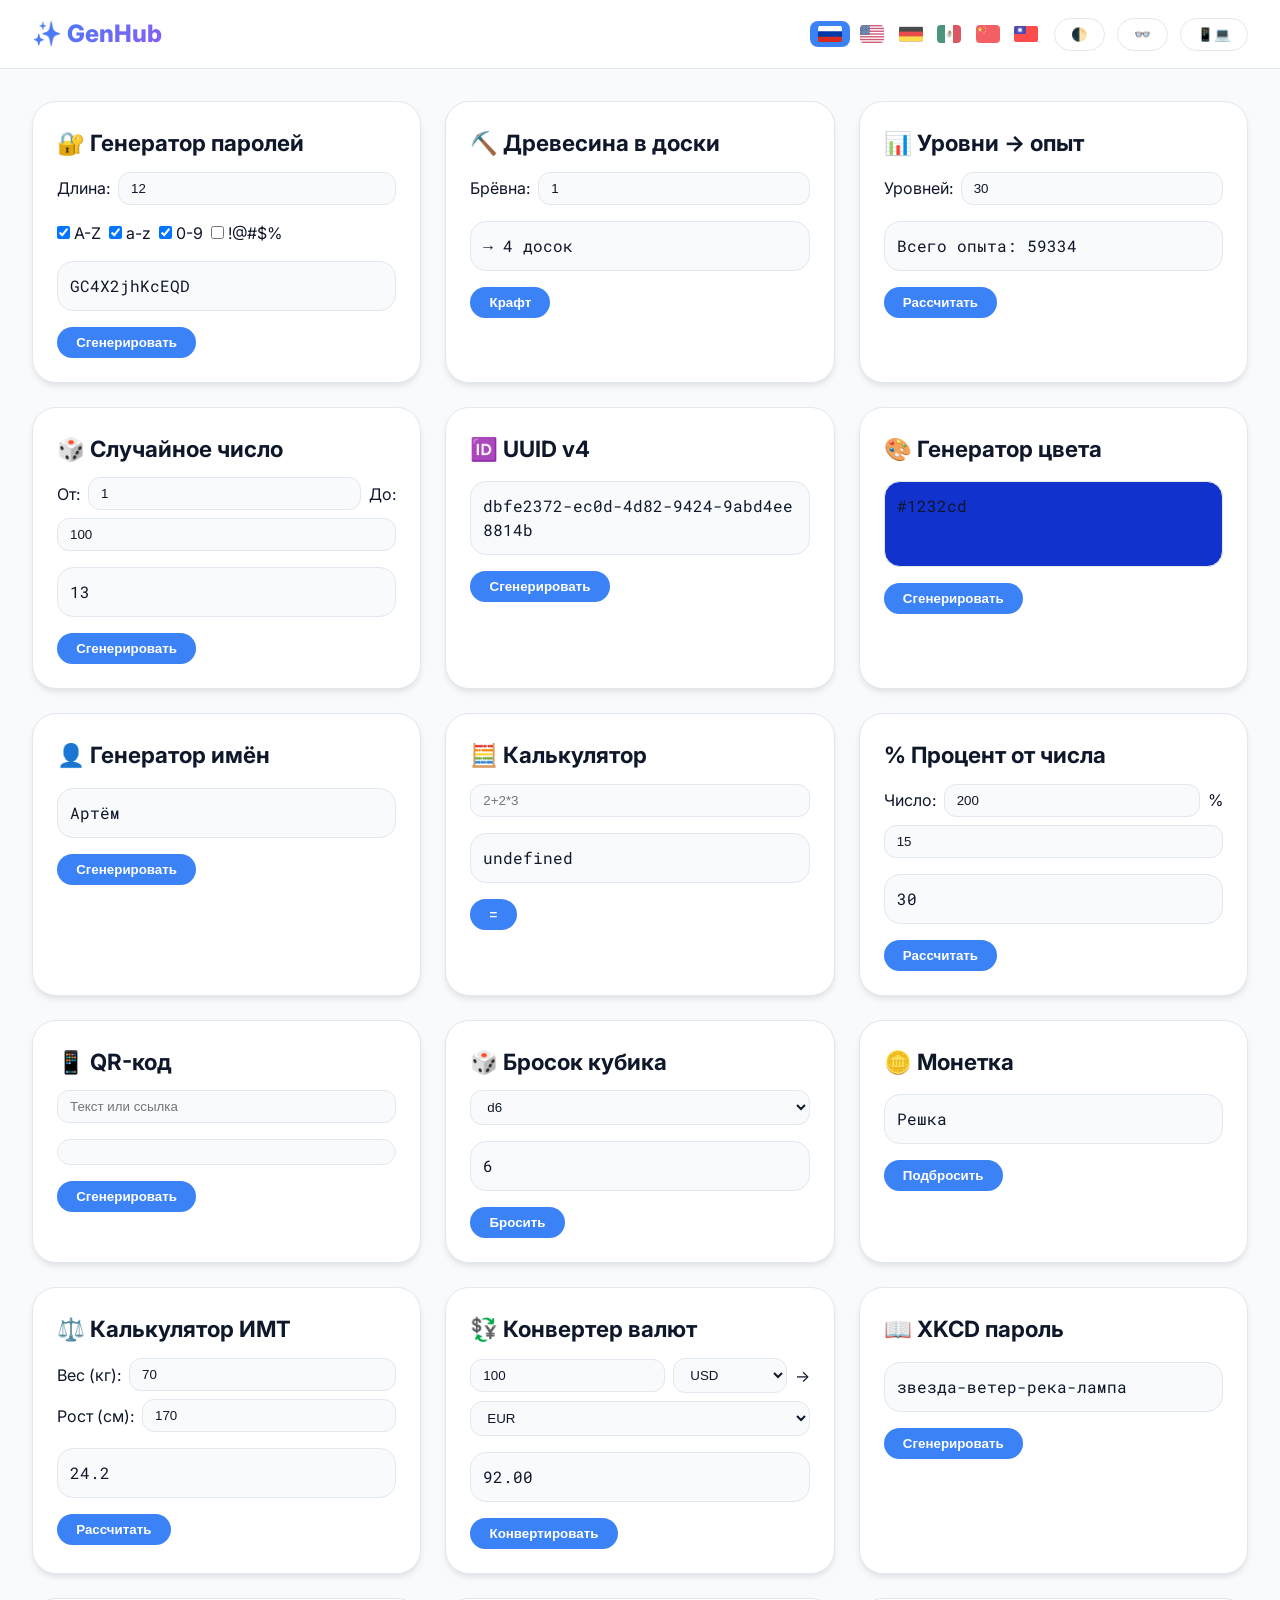
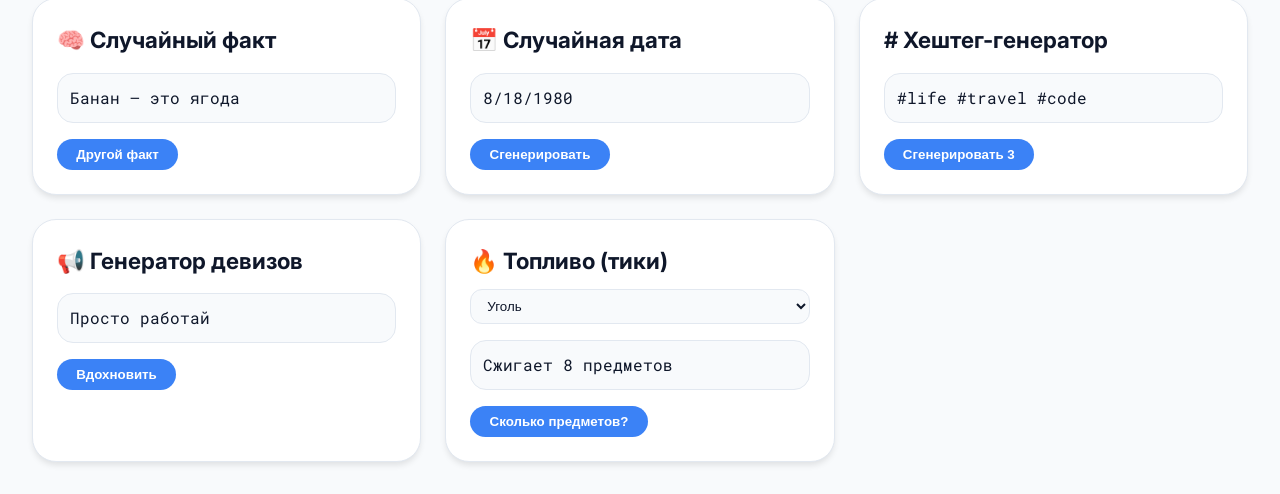
<file: index.html>
<!DOCTYPE html><html lang="ru"><head><meta charset="UTF-8"><meta name="viewport" content="width=device-width,initial-scale=1,viewport-fit=cover"><title>Ultimate Generator Hub | 20+ tools & calculators</title><meta name="google-site-verification" content="wH9agZ1jCtbwjoILI4Ds2IPAtlupiAVBGaOBYqVKOjc" /><script async src="https://www.googletagmanager.com/gtag/js?id=G-XFB7FKH237"></script><script>window.dataLayer=window.dataLayer||[];function gtag(){dataLayer.push(arguments);}gtag('js',new Date());gtag('config','G-XFB7FKH237');</script><script>(function(w,d,s,l,i){w[l]=w[l]||[];w[l].push({'gtm.start':new Date().getTime(),event:'gtm.js'});var f=d.getElementsByTagName(s)[0],j=d.createElement(s),dl=l!='dataLayer'?'&l='+l:'';j.async=true;j.src='https://www.googletagmanager.com/gtm.js?id='+i+dl;f.parentNode.insertBefore(j,f);})(window,document,'script','dataLayer','GTM-5GGFJCRD');</script><meta name="p:domain_verify" content="9713b4cb88685060920055e801788391"/><script type="text/javascript">(function(m,e,t,r,i,k,a){m[i]=m[i]||function(){(m[i].a=m[i].a||[]).push(arguments)};m[i].l=1*new Date();for(var j=0;j<document.scripts.length;j++){if(document.scripts[j].src===r){return;}}k=e.createElement(t),a=e.getElementsByTagName(t)[0],k.async=1,k.src=r,a.parentNode.insertBefore(k,a)})(window,document,'script','https://mc.yandex.ru/metrika/tag.js?id=109147975','ym');ym(109147975,'init',{ssr:true,webvisor:true,clickmap:true,ecommerce:"dataLayer",referrer:document.referrer,url:location.href,accurateTrackBounce:true,trackLinks:true});</script><noscript><div><img src="https://mc.yandex.ru/watch/109147975" style="position:absolute;left:-9999px;" alt=""/></div></noscript><meta name="description" content="Мощнейший набор генераторов и калькуляторов: пароли, Minecraft, цвета, числа, QR, ИМТ, монетка, кубики, конвертер валют и многое другое. Адаптивный, 6 языков, доступность."><meta name="keywords" content="генератор паролей, калькулятор майнкрафт, генератор чисел, генератор имен, случайный факт, qr код, бросок кубика, конвертер валют, ИМТ, генератор цветов, генератор uuid, xkcd password, шутки, хештеги, девизы"><meta name="author" content="Generator Hub"><meta name="robots" content="index,follow"><meta name="googlebot" content="index,follow"><meta name="revisit-after" content="1 day"><meta name="language" content="ru"><meta name="distribution" content="global"><meta name="rating" content="general"><meta name="referrer" content="strict-origin-when-cross-origin"><meta name="format-detection" content="telephone=no"><meta name="theme-color" content="#1a1a2e" media="(prefers-color-scheme: dark)"><meta name="theme-color" content="#f5f5f7" media="(prefers-color-scheme: light)"><meta name="mobile-web-app-capable" content="yes"><meta name="apple-mobile-web-app-status-bar-style" content="black-translucent"><meta name="apple-mobile-web-app-title" content="GenHub"><meta name="msapplication-TileColor" content="#1a1a2e"><meta name="msapplication-config" content="/browserconfig.xml"><link rel="canonical" href="https://generators-for-everyone.github.io/"><link rel="alternate" hreflang="ru" href="https://generators-for-everyone.github.io/"><link rel="alternate" hreflang="en" href="https://generators-for-everyone.github.io/?lang=en"><link rel="alternate" hreflang="de" href="https://generators-for-everyone.github.io/?lang=de"><link rel="alternate" hreflang="es" href="https://generators-for-everyone.github.io/?lang=es"><link rel="alternate" hreflang="zh-Hans" href="https://generators-for-everyone.github.io/?lang=hans"><link rel="alternate" hreflang="zh-Hant" href="https://generators-for-everyone.github.io/?lang=hant"><link rel="alternate" hreflang="x-default" href="https://generators-for-everyone.github.io/"><meta property="og:type" content="website"><meta property="og:url" content="https://generators-for-everyone.github.io/"><meta property="og:title" content="Ultimate Generator Hub"><meta property="og:description" content="20+ генераторов, калькуляторы для Minecraft, пароли, числа, QR, ИМТ, кубики и монетки – всё в одном месте."><meta property="og:image" content="https://generators-for-everyone.github.io/assets/og-image.jpg"><meta property="og:image:width" content="1200"><meta property="og:image:height" content="630"><meta property="og:locale" content="ru_RU"><meta property="og:locale:alternate" content="en_US"><meta property="og:locale:alternate" content="de_DE"><meta property="og:locale:alternate" content="es_ES"><meta property="og:locale:alternate" content="zh_CN"><meta property="og:locale:alternate" content="zh_TW"><meta property="og:site_name" content="Generator Hub"><meta name="twitter:card" content="summary_large_image"><meta name="twitter:url" content="https://generators-for-everyone.github.io/"><meta name="twitter:title" content="Ultimate Generator Hub"><meta name="twitter:description" content="Мощный мультитул: генераторы, калькуляторы, инструменты для Minecraft, доступность, 6 языков."><meta name="twitter:image" content="https://generators-for-everyone.github.io/assets/twitter-image.jpg"><link rel="icon" type="image/svg+xml" href="/assets/favicon/favicon.svg"><link rel="icon" type="image/png" sizes="16x16" href="/assets/favicon/favicon-16x16.png"><link rel="icon" type="image/png" sizes="32x32" href="/assets/favicon/favicon-32x32.png"><link rel="icon" type="image/png" sizes="48x48" href="/assets/favicon/favicon-48x48.png"><link rel="icon" type="image/png" sizes="96x96" href="/assets/favicon/favicon-96x96.png"><link rel="icon" type="image/png" sizes="120x120" href="/assets/favicon/favicon-120x120.png"><link rel="icon" type="image/png" sizes="180x180" href="/assets/favicon/favicon-180x180.png"><link rel="icon" type="image/x-icon" href="/assets/favicon/favicon.ico"><link rel="icon" type="image/webp" sizes="16x16" href="/assets/favicon/favicon-16x16.webp"><link rel="icon" type="image/webp" sizes="32x32" href="/assets/favicon/favicon-32x32.webp"><link rel="icon" type="image/webp" sizes="48x48" href="/assets/favicon/favicon-48x48.webp"><link rel="icon" type="image/webp" sizes="120x120" href="/assets/favicon/favicon-120x120.webp"><link rel="apple-touch-icon" href="/assets/favicon/apple-touch-icon.png"><link rel="apple-touch-icon" sizes="57x57" href="/assets/favicon/apple-icon-57x57.png"><link rel="apple-touch-icon" sizes="60x60" href="/assets/favicon/apple-icon-60x60.png"><link rel="apple-touch-icon" sizes="72x72" href="/assets/favicon/apple-icon-72x72.png"><link rel="apple-touch-icon" sizes="76x76" href="/assets/favicon/apple-icon-76x76.png"><link rel="apple-touch-icon" sizes="114x114" href="/assets/favicon/apple-icon-114x114.png"><link rel="apple-touch-icon" sizes="120x120" href="/assets/favicon/apple-touch-icon-120x120.png"><link rel="apple-touch-icon" sizes="144x144" href="/assets/favicon/apple-touch-icon-144x144.png"><link rel="apple-touch-icon" sizes="152x152" href="/assets/favicon/apple-touch-icon-152x152.png"><link rel="apple-touch-icon" sizes="167x167" href="/assets/favicon/apple-touch-icon-167x167.png"><link rel="apple-touch-icon" sizes="180x180" href="/assets/favicon/apple-icon-180x180.png"><link rel="mask-icon" href="/assets/favicon/maskable-icon-512x512.png" color="#5bbad5"><link rel="manifest" href="/manifest.json"><meta name="msapplication-TileImage" content="/assets/favicon/mstile-150x150.png"><meta name="msapplication-square70x70logo" content="/assets/favicon/mstile-70x70.png"><meta name="msapplication-square150x150logo" content="/assets/favicon/mstile-150x150.png"><meta name="msapplication-square310x310logo" content="/assets/favicon/mstile-310x310.png"><link rel="shortcut icon" href="/assets/favicon/favicon.ico"><link rel="preconnect" href="https://fonts.googleapis.com"><link rel="preconnect" href="https://fonts.gstatic.com" crossorigin><link href="https://fonts.googleapis.com/css2?family=Inter:opsz,wght@14..32,300..700&family=Roboto+Mono&display=swap" rel="stylesheet"><link rel="stylesheet" href="/style.css"><script src="/script.js" defer></script><script type="application/ld+json">{"@context":"https://schema.org","@type":"WebSite","name":"Ultimate Generator Hub","url":"https://generators-for-everyone.github.io/","description":"Мощнейший набор генераторов и калькуляторов","potentialAction":{"@type":"SearchAction","target":"https://generators-for-everyone.github.io/?q={search_term_string}","query-input":"required name=search_term_string"},"inLanguage":["ru","en","de","es","zh","zh"]}</script></head><body><noscript><iframe src="https://www.googletagmanager.com/ns.html?id=GTM-5GGFJCRD" height="0" width="0" style="display:none;visibility:hidden"></iframe></noscript><div id="accessibility-panel" class="a11y-panel hidden"><button id="zoom-out" data-i18n="zoomOut" aria-label="Уменьшить масштаб">A-</button><button id="zoom-reset" data-i18n="zoomReset" aria-label="Сброс">A</button><button id="zoom-in" data-i18n="zoomIn" aria-label="Увеличить масштаб">A+</button><button id="toggle-serif" data-i18n="toggleSerif" aria-label="Шрифт с засечками">Serif</button><button id="toggle-contrast" data-i18n="toggleContrast" aria-label="Высокий контраст">Контраст</button></div><header class="app-header"><div class="logo" data-i18n="logo">✨ GenHub</div><div class="controls"><div class="lang-switcher"><button data-lang="ru" class="lang-btn"><img src="/assets/lang/ru.svg" alt="Русский" width="24" height="18"></button><button data-lang="en" class="lang-btn"><img src="/assets/lang/en.svg" alt="English" width="24" height="18"></button><button data-lang="de" class="lang-btn"><img src="/assets/lang/de.svg" alt="Deutsch" width="24" height="18"></button><button data-lang="es" class="lang-btn"><img src="/assets/lang/es.svg" alt="Español" width="24" height="18"></button><button data-lang="hans" class="lang-btn"><img src="/assets/lang/hans.svg" alt="简体中文" width="24" height="18"></button><button data-lang="hant" class="lang-btn"><img src="/assets/lang/hant.svg" alt="繁體中文" width="24" height="18"></button></div><button id="theme-toggle" data-i18n="themeToggle" aria-label="Тема">🌓</button><button id="accessibility-toggle" data-i18n="accessibilityToggle" aria-label="Версия для слабовидящих">👓</button><button id="version-toggle" data-i18n="versionToggle" aria-label="Версия сайта">📱💻</button></div></header><main><div class="generator-grid" id="generator-grid"></div></main><nav class="mobile-tabbar" id="mobile-tabbar"><button data-category="all" class="tab-btn active" data-i18n="tabAll">🏠 Все</button><button data-category="security" class="tab-btn" data-i18n="tabSecurity">🔐 Пароли</button><button data-category="minecraft" class="tab-btn" data-i18n="tabMinecraft">⛏️ Minecraft</button><button data-category="math" class="tab-btn" data-i18n="tabMath">📊 Калькуляторы</button><button data-category="fun" class="tab-btn" data-i18n="tabFun">🎲 Развлечения</button></nav></body></html>
</file>
<file: style.css>
*{margin:0;padding:0;box-sizing:border-box}body{font-family:'Inter',sans-serif;background:var(--bg);color:var(--text);transition:background 0.2s,color 0.2s;line-height:1.5}:root{--bg:#f8fafc;--surface:#ffffff;--text:#0f172a;--border:#e2e8f0;--primary:#3b82f6;--primary-dark:#2563eb;--card-shadow:0 4px 6px -1px rgb(0 0 0 / 0.1)}body.dark{--bg:#0f172a;--surface:#1e293b;--text:#f1f5f9;--border:#334155;--primary:#60a5fa}body.high-contrast{--bg:#000000;--surface:#111111;--text:#ffffff;--border:#ffffff;--primary:#ffff00;--primary-dark:#cccc00}body.serif{font-family:'Times New Roman',Georgia,serif}body.mobile-view .generator-grid{max-width:480px;margin:0 auto}body.zoom-125{font-size:1.25rem}body.zoom-150{font-size:1.5rem}.app-header{display:flex;justify-content:space-between;align-items:center;padding:1rem 2rem;background:var(--surface);border-bottom:1px solid var(--border);position:sticky;top:0;z-index:100;flex-wrap:wrap;gap:1rem}.logo{font-size:1.5rem;font-weight:800;background:linear-gradient(135deg,var(--primary),#8b5cf6);-webkit-background-clip:text;background-clip:text;color:transparent}.controls{display:flex;gap:0.75rem;align-items:center}.lang-switcher{display:flex;gap:0.4rem;flex-wrap:wrap}.lang-btn{background:none;border:none;cursor:pointer;opacity:0.7;transition:0.2s;padding:4px;border-radius:8px}.lang-btn.active{opacity:1;background:var(--primary);padding:4px 8px}.lang-btn img{display:block;border-radius:4px}button{background:var(--surface);border:1px solid var(--border);padding:0.5rem 1rem;border-radius:40px;cursor:pointer;font-weight:500;color:var(--text);transition:0.2s}button:hover{background:var(--primary);color:white;border-color:var(--primary)}.a11y-panel{background:var(--surface);border-bottom:2px solid var(--primary);padding:0.75rem 2rem;display:flex;gap:1rem;flex-wrap:wrap;justify-content:center;position:sticky;top:70px;z-index:99;backdrop-filter:blur(8px)}.a11y-panel.hidden{display:none}.generator-grid{display:grid;grid-template-columns:repeat(auto-fill,minmax(340px,1fr));gap:1.5rem;padding:2rem;max-width:1600px;margin:0 auto}.card{background:var(--surface);border-radius:24px;padding:1.5rem;border:1px solid var(--border);box-shadow:var(--card-shadow);transition:transform 0.2s,box-shadow 0.2s}.card:hover{transform:translateY(-4px);box-shadow:0 20px 25px -12px rgb(0 0 0 / 0.25)}.card h3{font-size:1.4rem;margin-bottom:0.75rem;display:flex;align-items:center;gap:0.5rem}.card .output{background:var(--bg);padding:0.75rem;border-radius:16px;font-family:'Roboto Mono',monospace;word-break:break-all;margin:1rem 0;border:1px solid var(--border)}.input-group{display:flex;flex-wrap:wrap;gap:0.5rem;margin-bottom:1rem;align-items:center}input,select{background:var(--bg);border:1px solid var(--border);padding:0.5rem 0.75rem;border-radius:12px;color:var(--text);flex:1}.btn-generate{background:var(--primary);color:white;border:none;padding:0.5rem 1.2rem;font-weight:600}.btn-generate:hover{background:var(--primary-dark)}.mobile-tabbar{display:none;position:fixed;bottom:0;left:0;right:0;background:var(--surface);border-top:1px solid var(--border);padding:0.5rem;justify-content:space-around;z-index:200;backdrop-filter:blur(12px)}.tab-btn{background:transparent;border:none;font-size:0.85rem;padding:0.5rem;flex:1;text-align:center}.tab-btn.active{background:var(--primary);color:white;border-radius:40px}@media (max-width:768px){.generator-grid{padding:1rem;gap:1rem}.app-header{padding:0.75rem 1rem}.mobile-tabbar{display:flex}.controls .lang-switcher button img{width:20px;height:15px}}@media (max-width:480px){.generator-grid{grid-template-columns:1fr}.card{padding:1rem}}
</file>
